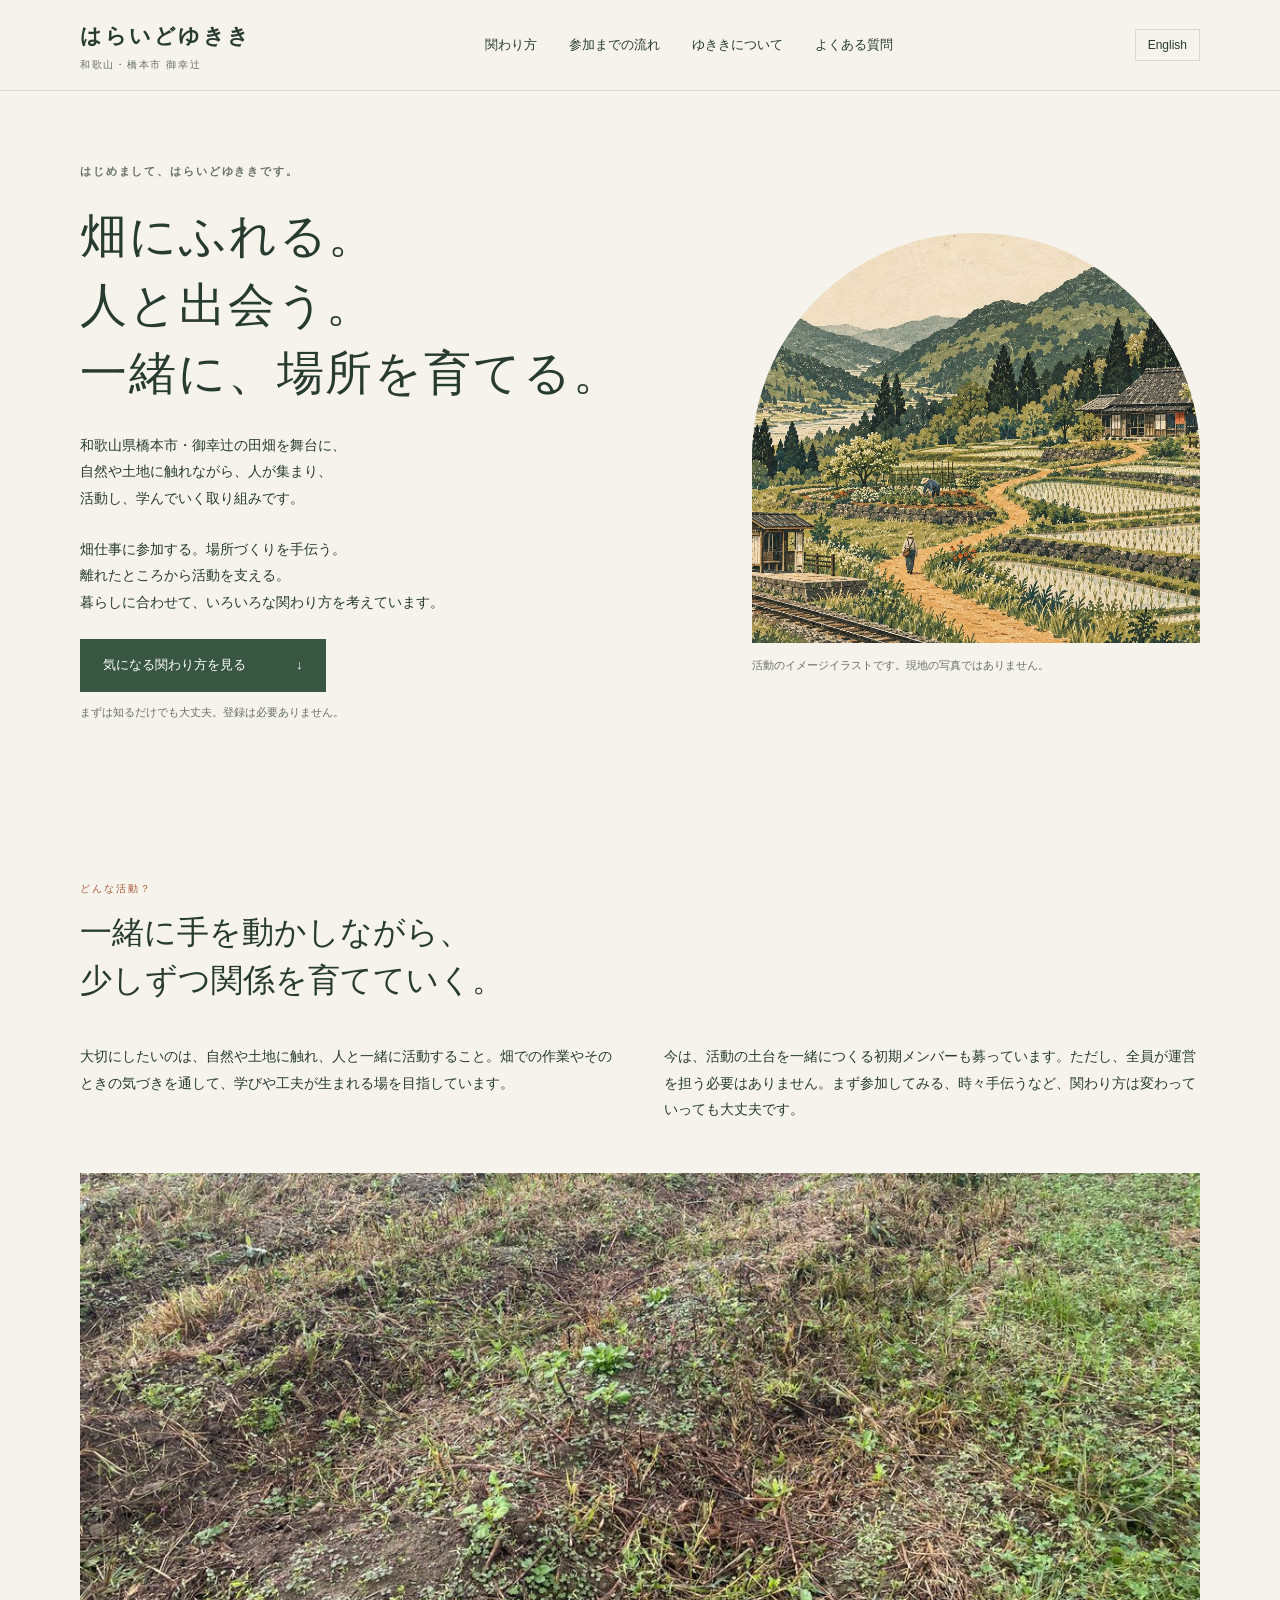
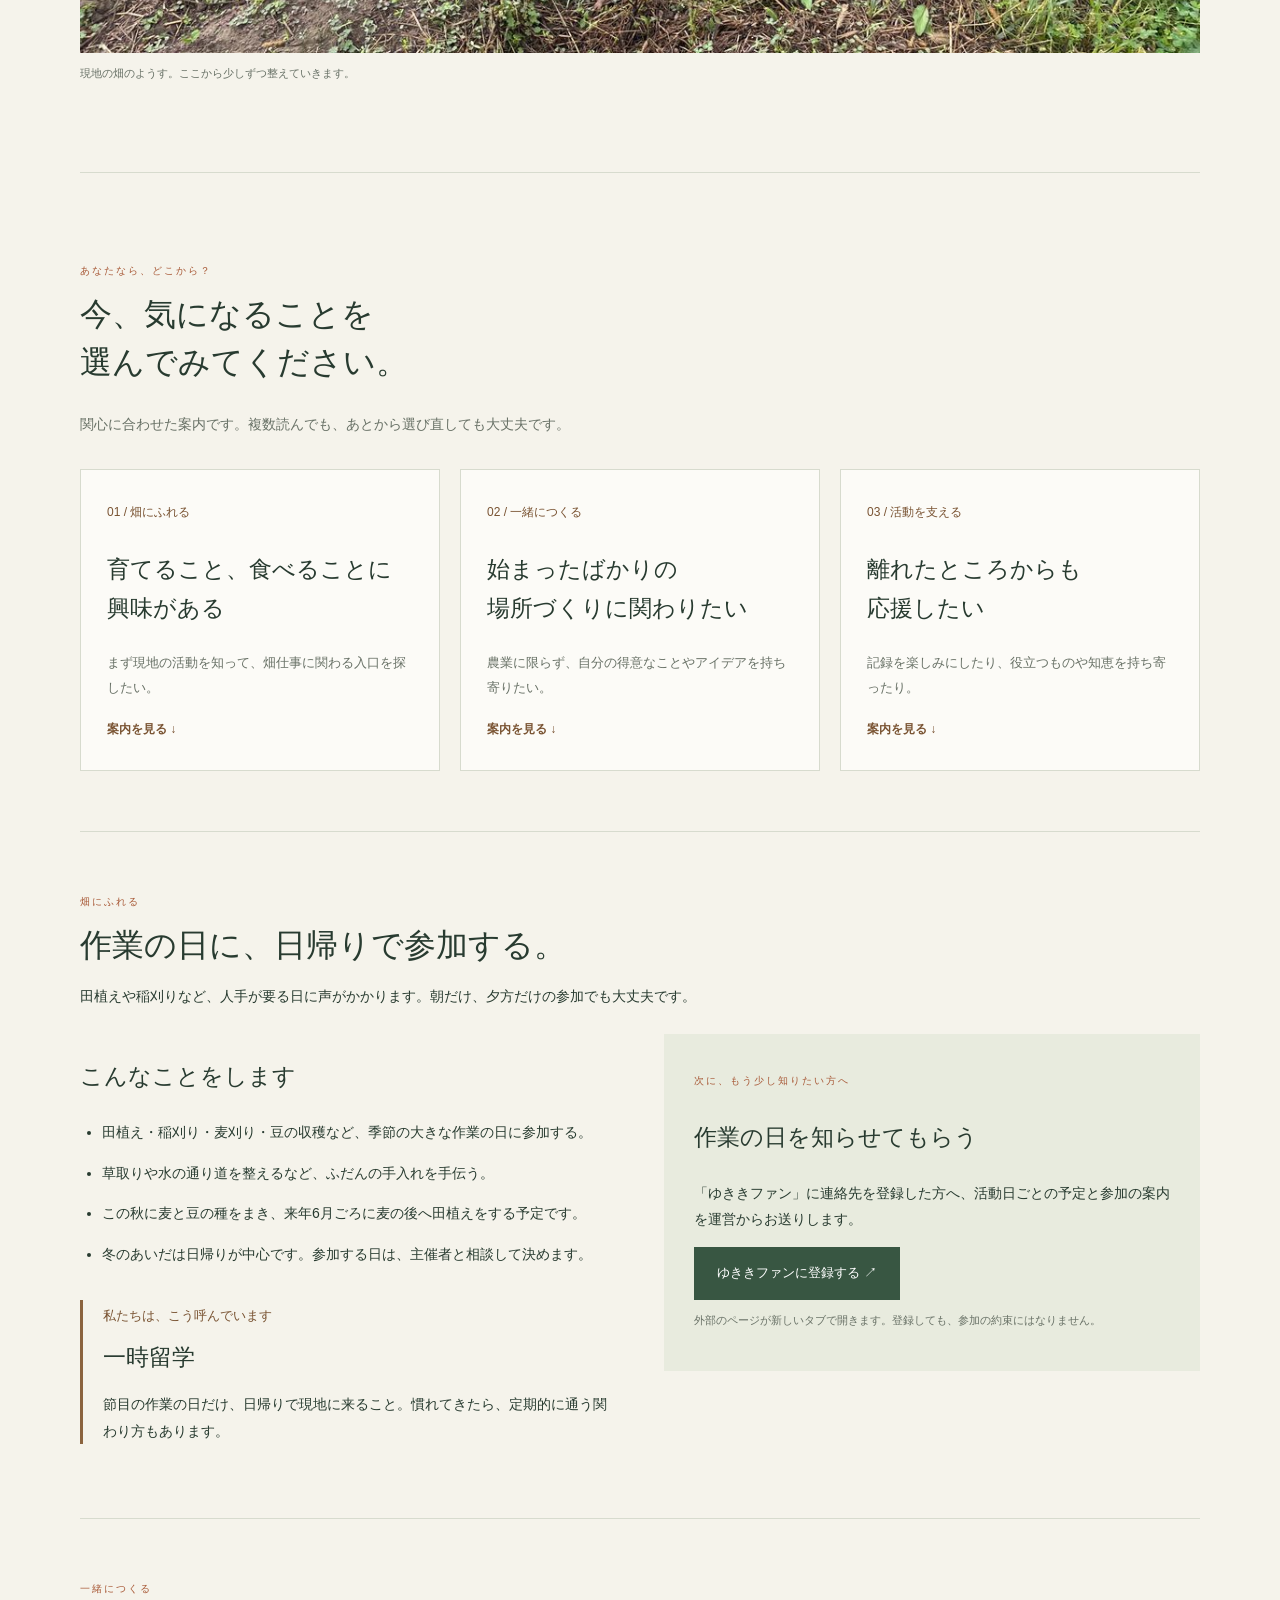
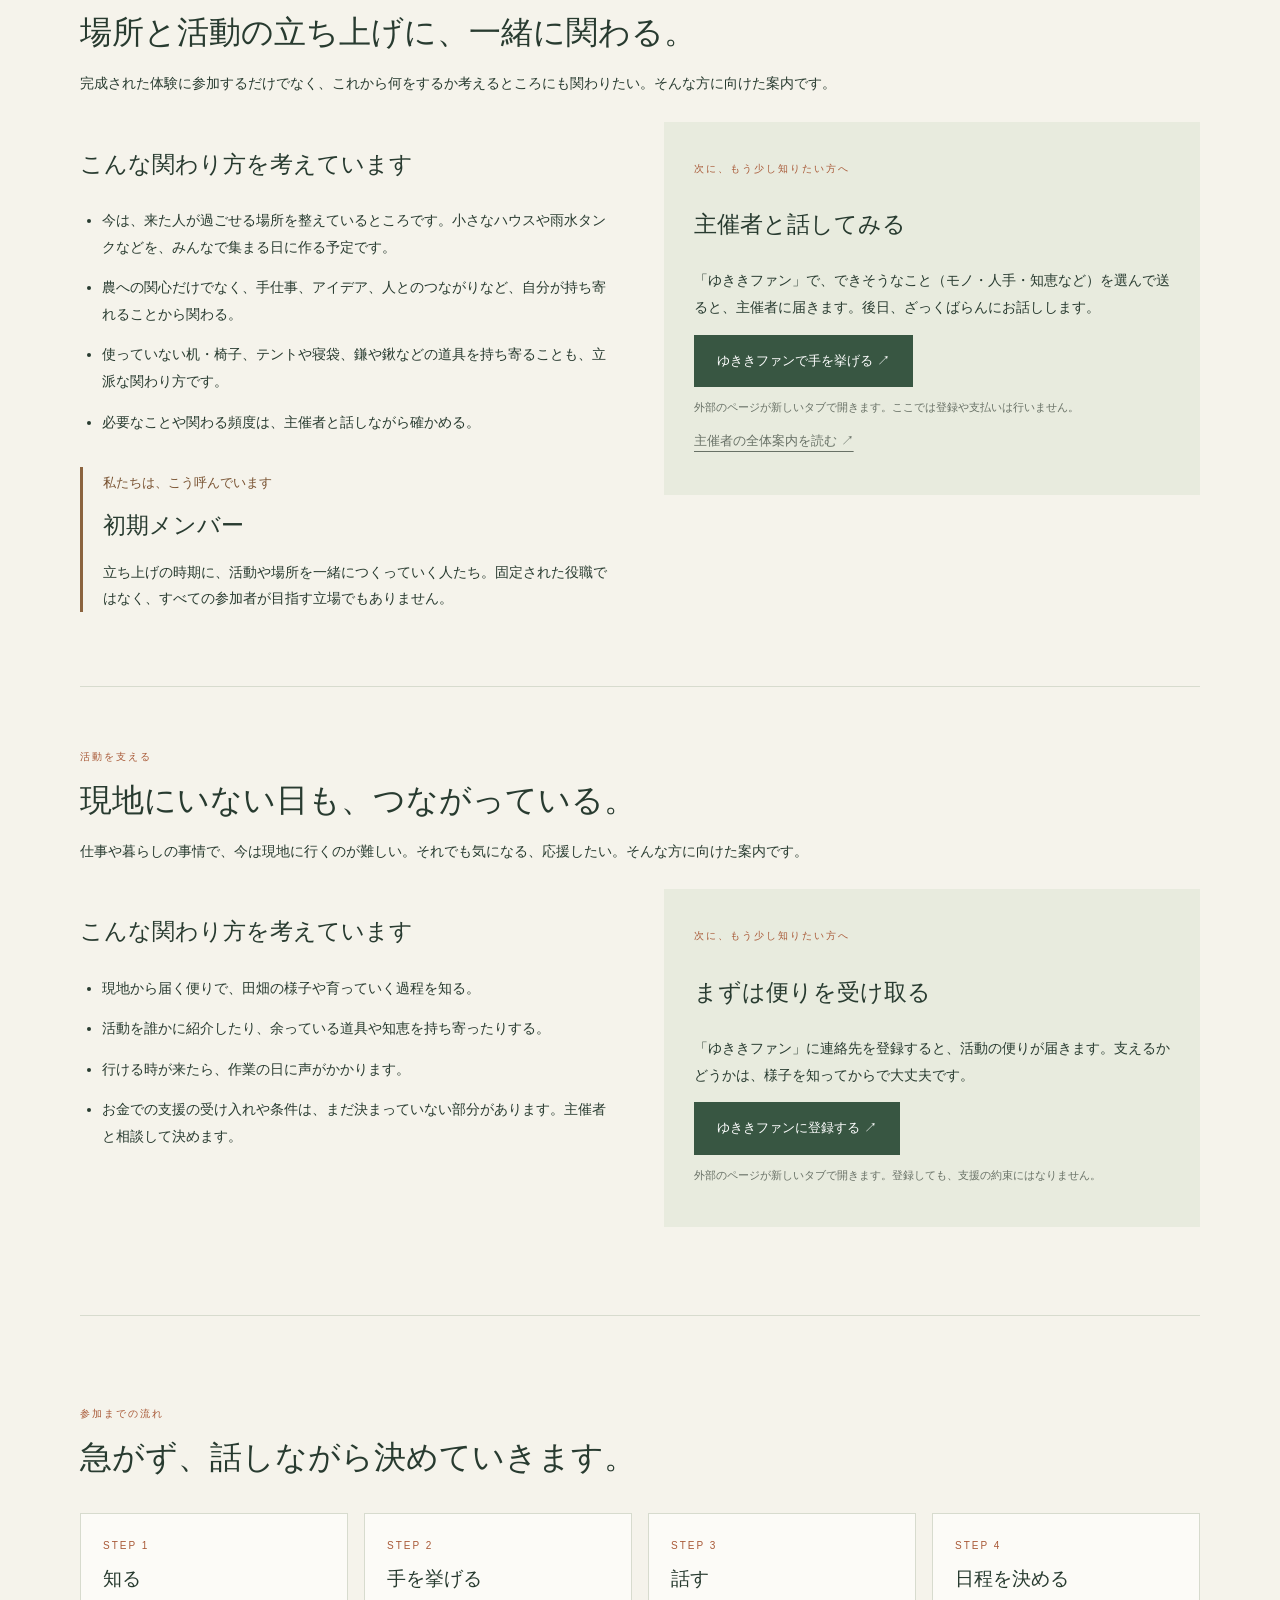
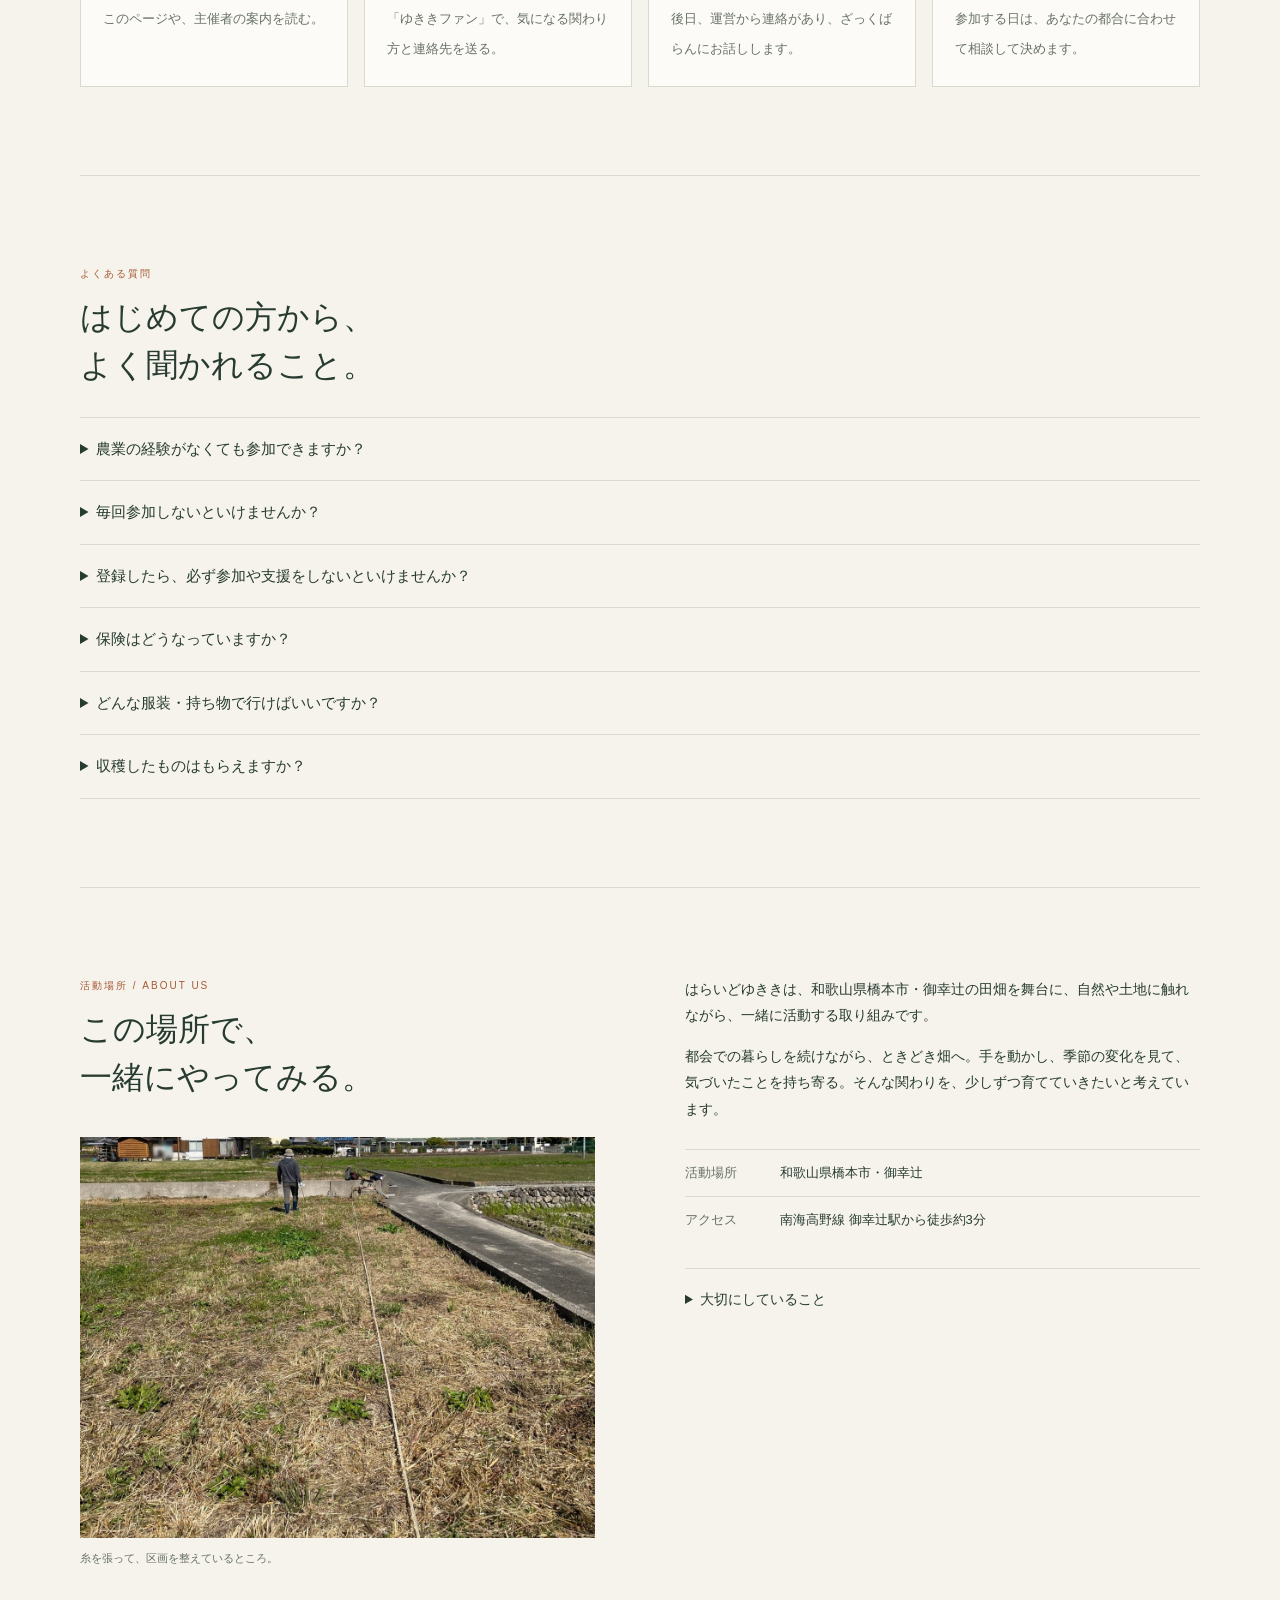
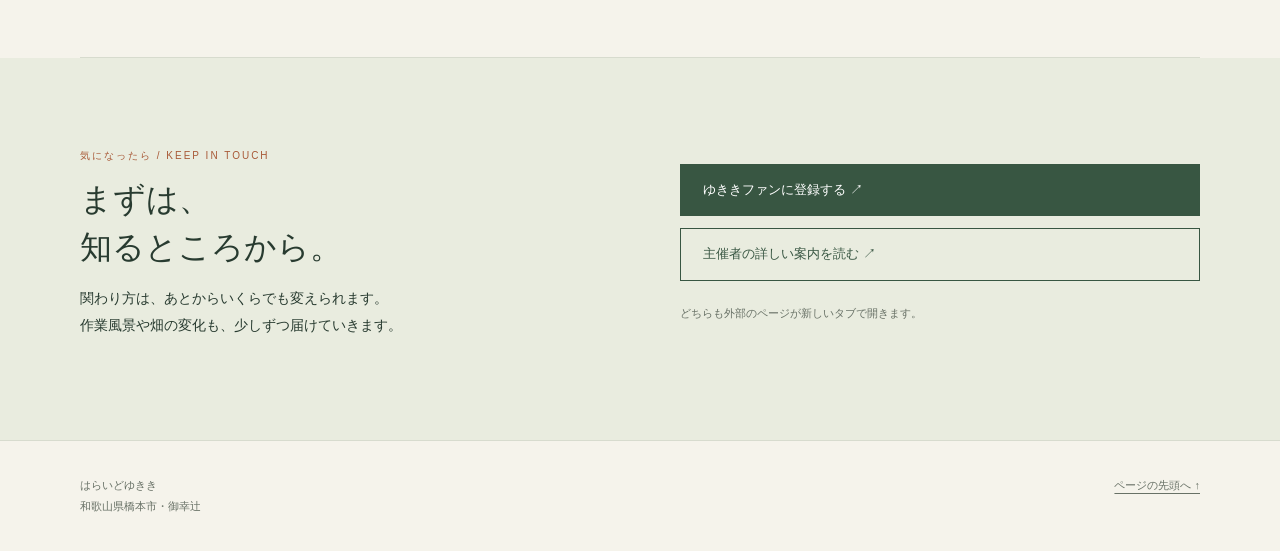
<file: public/index.html>
<!doctype html>
<html lang="ja">
<head>
<meta charset="utf-8"><meta name="viewport" content="width=device-width,initial-scale=1"><meta name="theme-color" content="#f5f3eb"><meta name="description" content="畑にふれる。人と出会う。一緒に、場所を育てる。和歌山県橋本市・御幸辻での活動と、さまざまな関わり方をご紹介します。"><title>はらいどゆきき｜御幸辻の田畑と人をつなぐ活動</title><link rel="alternate" hreflang="ja" href="./">
<link rel="alternate" hreflang="en-GB" href="en/">
<link rel="stylesheet" href="style.css"></head><body><a class="skip" href="#main">本文へ</a><header><div class="wrap nav"><a href="#" class="brand">はらいどゆきき<small>和歌山・橋本市 御幸辻</small></a><nav aria-label="メインメニュー"><a href="#involvement">関わり方</a><a href="#flow">参加までの流れ</a><a href="#about">ゆききについて</a><a href="#faq">よくある質問</a></nav><a class="lang" href="en/" hreflang="en-GB" lang="en-GB">English</a></div></header><main id="main"><div class="hero wrap"><div class="hero-top"><div><p class="eyebrow">はじめまして、はらいどゆききです。</p><h1>畑にふれる。<br>人と出会う。<br>一緒に、場所を育てる。</h1><div class="hero-copy"><p>和歌山県橋本市・御幸辻の田畑を舞台に、<br>自然や土地に触れながら、人が集まり、<br>活動し、学んでいく取り組みです。</p><p>畑仕事に参加する。場所づくりを手伝う。<br>離れたところから活動を支える。<br>暮らしに合わせて、いろいろな関わり方を考えています。</p><a class="button" href="#involvement">気になる関わり方を見る <span aria-hidden="true">↓</span></a><p class="note">まずは知るだけでも大丈夫。登録は必要ありません。</p></div></div><figure class="hero-figure"><img src="assets/countryside.jpg" alt="田畑と人を小道がつなぐ、活動のイメージイラスト" width="1200" height="800"><figcaption>活動のイメージイラストです。現地の写真ではありません。</figcaption></figure></div></div>
<section class="wrap" id="intro"><div class="number">どんな活動？</div><h2>一緒に手を動かしながら、<br>少しずつ関係を育てていく。</h2><div class="intro-columns"><p>大切にしたいのは、自然や土地に触れ、人と一緒に活動すること。畑での作業やそのときの気づきを通して、学びや工夫が生まれる場を目指しています。</p><p>今は、活動の土台を一緒につくる初期メンバーも募っています。ただし、全員が運営を担う必要はありません。まず参加してみる、時々手伝うなど、関わり方は変わっていっても大丈夫です。</p></div><figure class="field-photo"><img src="photos/field-now.jpg" alt="草を刈ったあとの、現地の畑の地面" width="1200" height="571" loading="lazy"><figcaption>現地の畑のようす。ここから少しずつ整えていきます。</figcaption></figure></section>
<section class="wrap" id="involvement"><div class="number">あなたなら、どこから？</div><h2>今、気になることを<br>選んでみてください。</h2><p class="section-note">関心に合わせた案内です。複数読んでも、あとから選び直しても大丈夫です。</p><div class="choices"><a class="choice" href="#farm"><span>01 / 畑にふれる</span><h3>育てること、食べることに<br>興味がある</h3><p>まず現地の活動を知って、畑仕事に関わる入口を探したい。</p><b>案内を見る ↓</b></a><a class="choice" href="#create"><span>02 / 一緒につくる</span><h3>始まったばかりの<br>場所づくりに関わりたい</h3><p>農業に限らず、自分の得意なことやアイデアを持ち寄りたい。</p><b>案内を見る ↓</b></a><a class="choice" href="#support"><span>03 / 活動を支える</span><h3>離れたところからも<br>応援したい</h3><p>記録を楽しみにしたり、役立つものや知恵を持ち寄ったり。</p><b>案内を見る ↓</b></a></div>
<div class="path" id="farm"><div class="number">畑にふれる</div><h2>作業の日に、日帰りで参加する。</h2><p>田植えや稲刈りなど、人手が要る日に声がかかります。朝だけ、夕方だけの参加でも大丈夫です。</p><div class="path-columns"><div><h3>こんなことをします</h3><ul><li>田植え・稲刈り・麦刈り・豆の収穫など、季節の大きな作業の日に参加する。</li><li>草取りや水の通り道を整えるなど、ふだんの手入れを手伝う。</li><li>この秋に麦と豆の種をまき、来年6月ごろに麦の後へ田植えをする予定です。</li><li>冬のあいだは日帰りが中心です。参加する日は、主催者と相談して決めます。</li></ul><blockquote><small>私たちは、こう呼んでいます</small><h3>一時留学</h3><p>節目の作業の日だけ、日帰りで現地に来ること。慣れてきたら、定期的に通う関わり方もあります。</p></blockquote></div><aside><span class="number">次に、もう少し知りたい方へ</span><h3>作業の日を知らせてもらう</h3><p>「ゆききファン」に連絡先を登録した方へ、活動日ごとの予定と参加の案内を運営からお送りします。</p><a class="button" href="https://claude.ai/artifact/B6So6ZD4TPJiREJGYdLGXW" target="_blank" rel="noopener noreferrer">ゆききファンに登録する ↗<span class="sr-only">（新しいタブ）</span></a><p class="note">外部のページが新しいタブで開きます。登録しても、参加の約束にはなりません。</p></aside></div></div>
<div class="path" id="create"><div class="number">一緒につくる</div><h2>場所と活動の立ち上げに、一緒に関わる。</h2><p>完成された体験に参加するだけでなく、これから何をするか考えるところにも関わりたい。そんな方に向けた案内です。</p><div class="path-columns"><div><h3>こんな関わり方を考えています</h3><ul><li>今は、来た人が過ごせる場所を整えているところです。小さなハウスや雨水タンクなどを、みんなで集まる日に作る予定です。</li><li>農への関心だけでなく、手仕事、アイデア、人とのつながりなど、自分が持ち寄れることから関わる。</li><li>使っていない机・椅子、テントや寝袋、鎌や鍬などの道具を持ち寄ることも、立派な関わり方です。</li><li>必要なことや関わる頻度は、主催者と話しながら確かめる。</li></ul><blockquote><small>私たちは、こう呼んでいます</small><h3>初期メンバー</h3><p>立ち上げの時期に、活動や場所を一緒につくっていく人たち。固定された役職ではなく、すべての参加者が目指す立場でもありません。</p></blockquote></div><aside><span class="number">次に、もう少し知りたい方へ</span><h3>主催者と話してみる</h3><p>「ゆききファン」で、できそうなこと（モノ・人手・知恵など）を選んで送ると、主催者に届きます。後日、ざっくばらんにお話しします。</p><a class="button" href="https://claude.ai/artifact/B6So6ZD4TPJiREJGYdLGXW" target="_blank" rel="noopener noreferrer">ゆききファンで手を挙げる ↗<span class="sr-only">（新しいタブ）</span></a><p class="note">外部のページが新しいタブで開きます。ここでは登録や支払いは行いません。</p><p class="note"><a class="inline-link" href="https://claude.ai/artifact/4QH8LJdmEHccxG7zX9aN8J" target="_blank" rel="noopener noreferrer">主催者の全体案内を読む ↗<span class="sr-only">（新しいタブ）</span></a></p></aside></div></div>
<div class="path" id="support"><div class="number">活動を支える</div><h2>現地にいない日も、つながっている。</h2><p>仕事や暮らしの事情で、今は現地に行くのが難しい。それでも気になる、応援したい。そんな方に向けた案内です。</p><div class="path-columns"><div><h3>こんな関わり方を考えています</h3><ul><li>現地から届く便りで、田畑の様子や育っていく過程を知る。</li><li>活動を誰かに紹介したり、余っている道具や知恵を持ち寄ったりする。</li><li>行ける時が来たら、作業の日に声がかかります。</li><li>お金での支援の受け入れや条件は、まだ決まっていない部分があります。主催者と相談して決めます。</li></ul></div><aside><span class="number">次に、もう少し知りたい方へ</span><h3>まずは便りを受け取る</h3><p>「ゆききファン」に連絡先を登録すると、活動の便りが届きます。支えるかどうかは、様子を知ってからで大丈夫です。</p><a class="button" href="https://claude.ai/artifact/B6So6ZD4TPJiREJGYdLGXW" target="_blank" rel="noopener noreferrer">ゆききファンに登録する ↗<span class="sr-only">（新しいタブ）</span></a><p class="note">外部のページが新しいタブで開きます。登録しても、支援の約束にはなりません。</p></aside></div></div></section>

<section class="wrap" id="flow"><div class="number">参加までの流れ</div><h2>急がず、話しながら決めていきます。</h2><ol class="steps"><li><b>知る</b><span>このページや、主催者の案内を読む。</span></li><li><b>手を挙げる</b><span>「ゆききファン」で、気になる関わり方と連絡先を送る。</span></li><li><b>話す</b><span>後日、運営から連絡があり、ざっくばらんにお話しします。</span></li><li><b>日程を決める</b><span>参加する日は、あなたの都合に合わせて相談して決めます。</span></li></ol></section><section class="wrap faq" id="faq"><div class="number">よくある質問</div><h2>はじめての方から、<br>よく聞かれること。</h2><div class="faq-list"><details><summary>農業の経験がなくても参加できますか？</summary><p>はい。経験のない方でも少しずつ慣れていけるように、と考えている活動です。作業の日は、主催者や先に関わっている人と一緒に進めます。</p></details><details><summary>毎回参加しないといけませんか？</summary><p>いいえ。行ける時に来て、行けない時は休んで大丈夫です。無理せず、自分のペースで関わってください。</p></details><details><summary>登録したら、必ず参加や支援をしないといけませんか？</summary><p>いいえ。「ゆききファン」への登録は、予定や便りを受け取るためのものです。参加や支援を約束するものではありません。</p></details><details><summary>保険はどうなっていますか？</summary><p>現時点では、各自でご用意いただく形を考えています（医療保険や個人賠償責任保険など）。詳しくは主催者にご確認ください。</p></details><details><summary>どんな服装・持ち物で行けばいいですか？</summary><p>汚れてもよい服と靴が基本です。日によって作業が変わるので、詳しい持ち物は活動日ごとの案内でお知らせします。</p></details><details><summary>収穫したものはもらえますか？</summary><p>うまく取れたら、お裾分けをする考えです。ただ、始めたばかりなので、初年度にどれくらい取れるかは正直わかりません。</p></details></div></section><section id="about" class="wrap"><div class="about-grid"><div><div class="number">活動場所 / ABOUT US</div><h2>この場所で、<br>一緒にやってみる。</h2><figure class="about-photo"><img src="photos/field-work.jpg" alt="糸を張った畑を歩く人の後ろ姿" width="1200" height="936" loading="lazy"><figcaption>糸を張って、区画を整えているところ。</figcaption></figure></div><div><p>はらいどゆききは、和歌山県橋本市・御幸辻の田畑を舞台に、自然や土地に触れながら、一緒に活動する取り組みです。</p><p>都会での暮らしを続けながら、ときどき畑へ。手を動かし、季節の変化を見て、気づいたことを持ち寄る。そんな関わりを、少しずつ育てていきたいと考えています。</p><dl class="facts"><div><dt>活動場所</dt><dd>和歌山県橋本市・御幸辻</dd></div><div><dt>アクセス</dt><dd>南海高野線 御幸辻駅から徒歩約3分</dd></div></dl><details><summary>大切にしていること</summary><p>最初から、活動のすべてを理解している必要はありません。まずは様子を知ることから。関わる深さやペースは、人それぞれでよいと考えています。</p><p>一緒に作業した経験や、試したこと、迷ったことも記録に残す。その記録が、あとから参加する人の手がかりになればと思っています。</p></details></div></div></section>
<section id="join" class="follow"><div class="wrap"><div><div class="number">気になったら / KEEP IN TOUCH</div><h2>まずは、<br>知るところから。</h2><p>関わり方は、あとからいくらでも変えられます。<br>作業風景や畑の変化も、少しずつ届けていきます。</p></div><div class="join-actions"><a class="button" href="https://claude.ai/artifact/B6So6ZD4TPJiREJGYdLGXW" target="_blank" rel="noopener noreferrer">ゆききファンに登録する ↗<span class="sr-only">（新しいタブ）</span></a><a class="button ghost" href="https://claude.ai/artifact/4QH8LJdmEHccxG7zX9aN8J" target="_blank" rel="noopener noreferrer">主催者の詳しい案内を読む ↗<span class="sr-only">（新しいタブ）</span></a><p class="note">どちらも外部のページが新しいタブで開きます。</p></div></div></section></main><footer class="wrap"><div class="footer-inner"><span>はらいどゆきき<br>和歌山県橋本市・御幸辻</span><a href="#" class="top-link">ページの先頭へ ↑</a></div></footer></body></html>
</file>
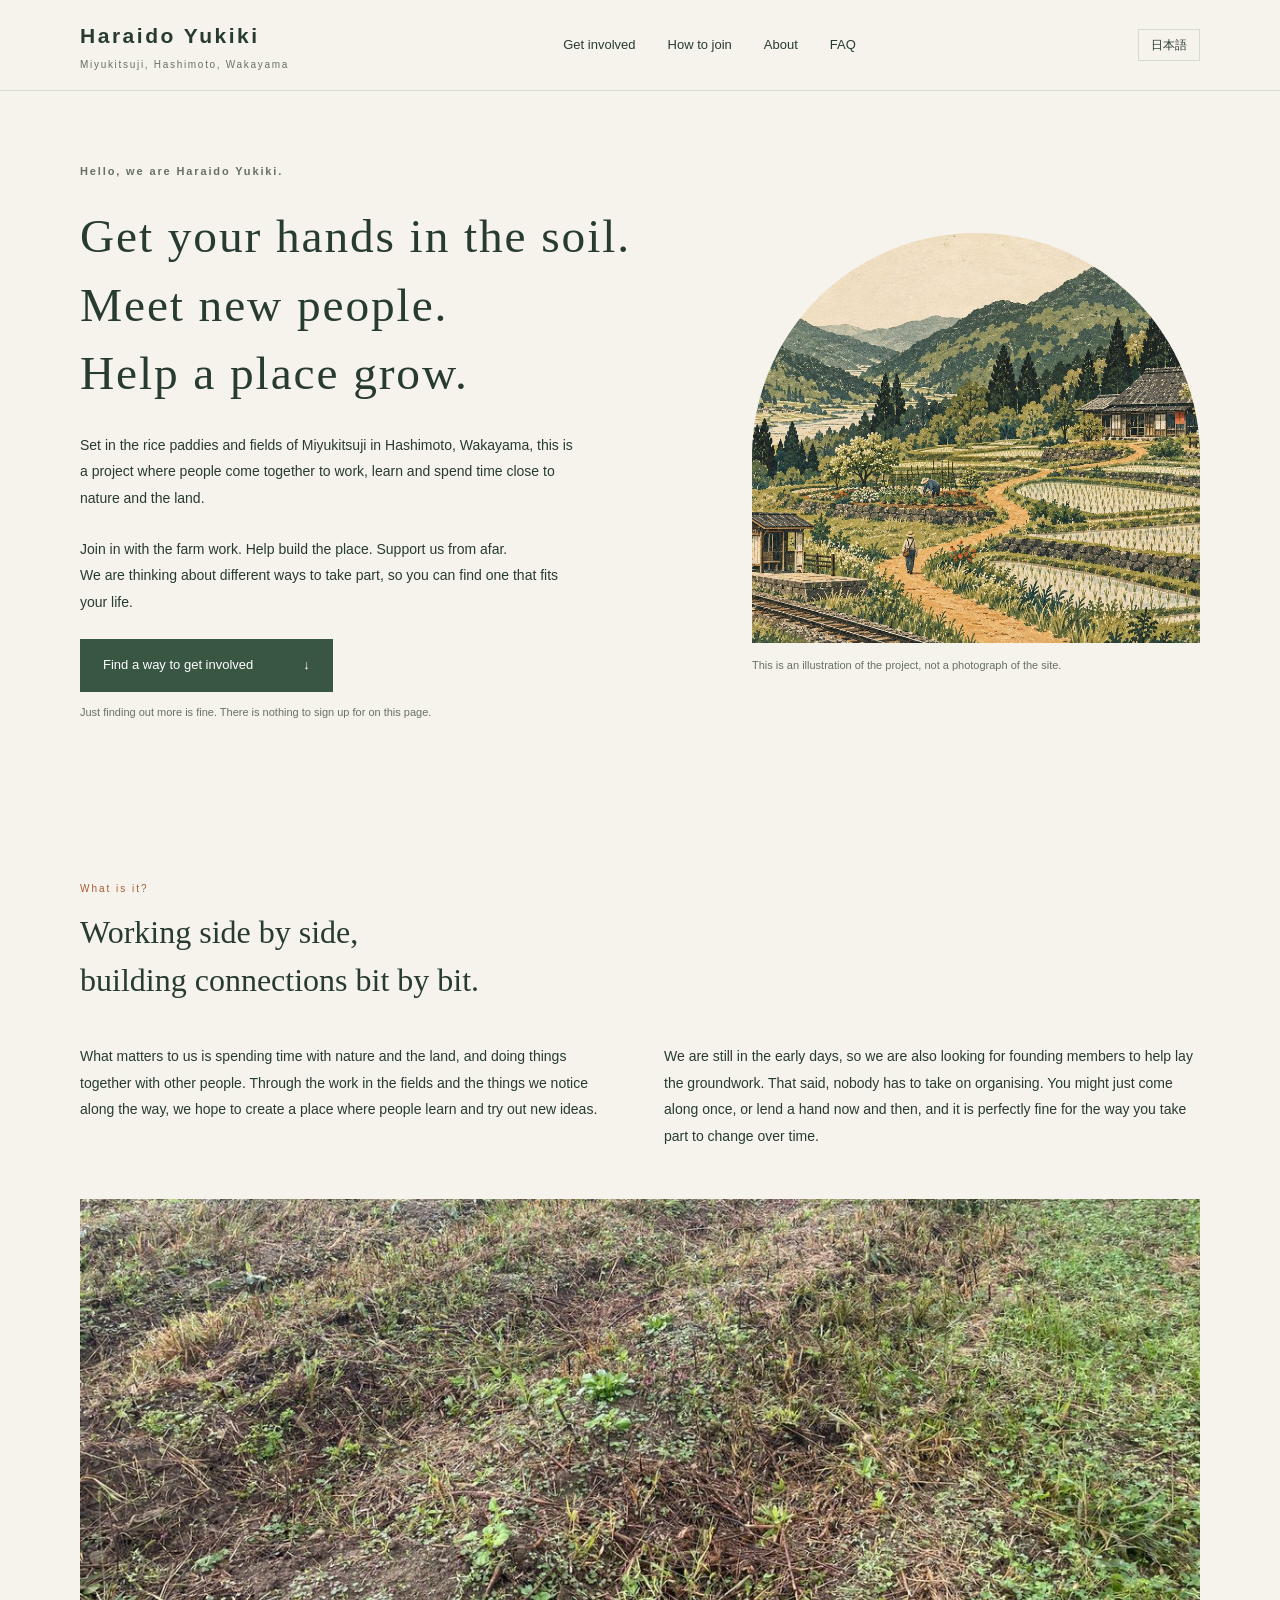
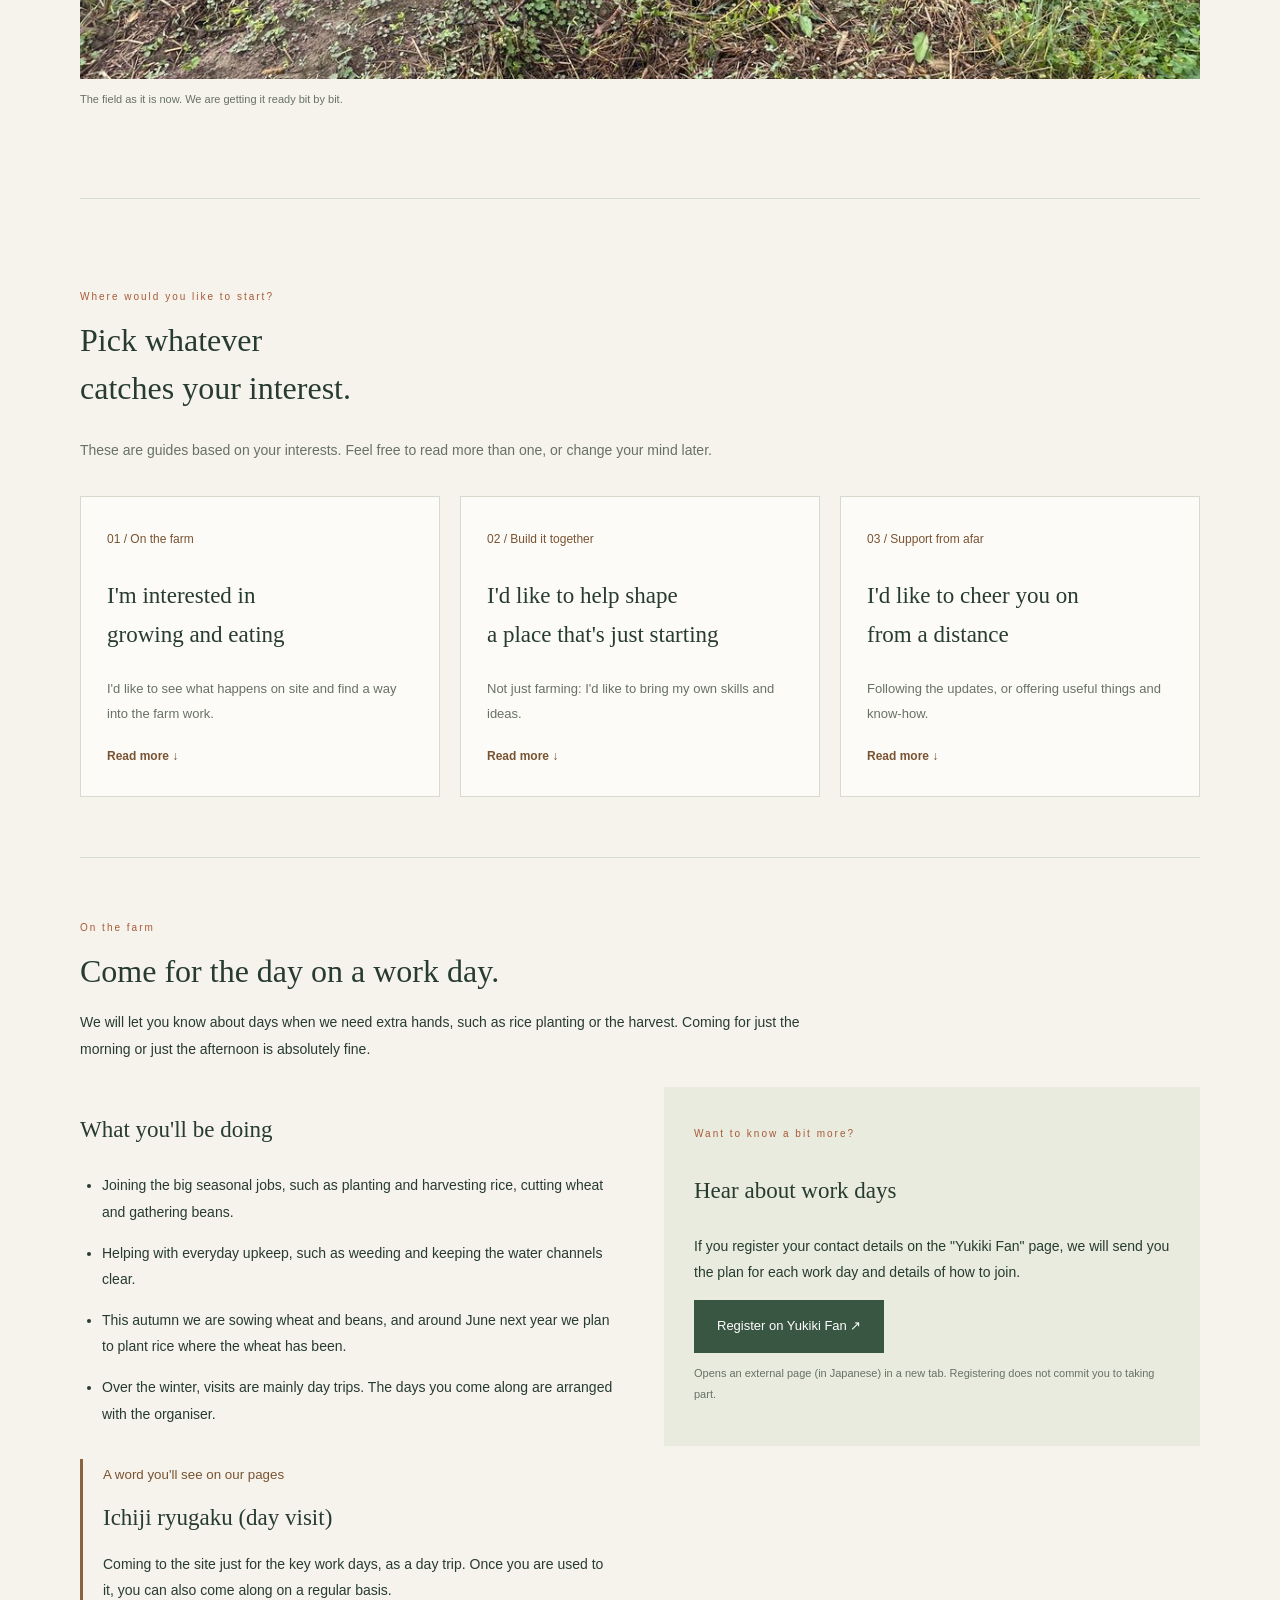
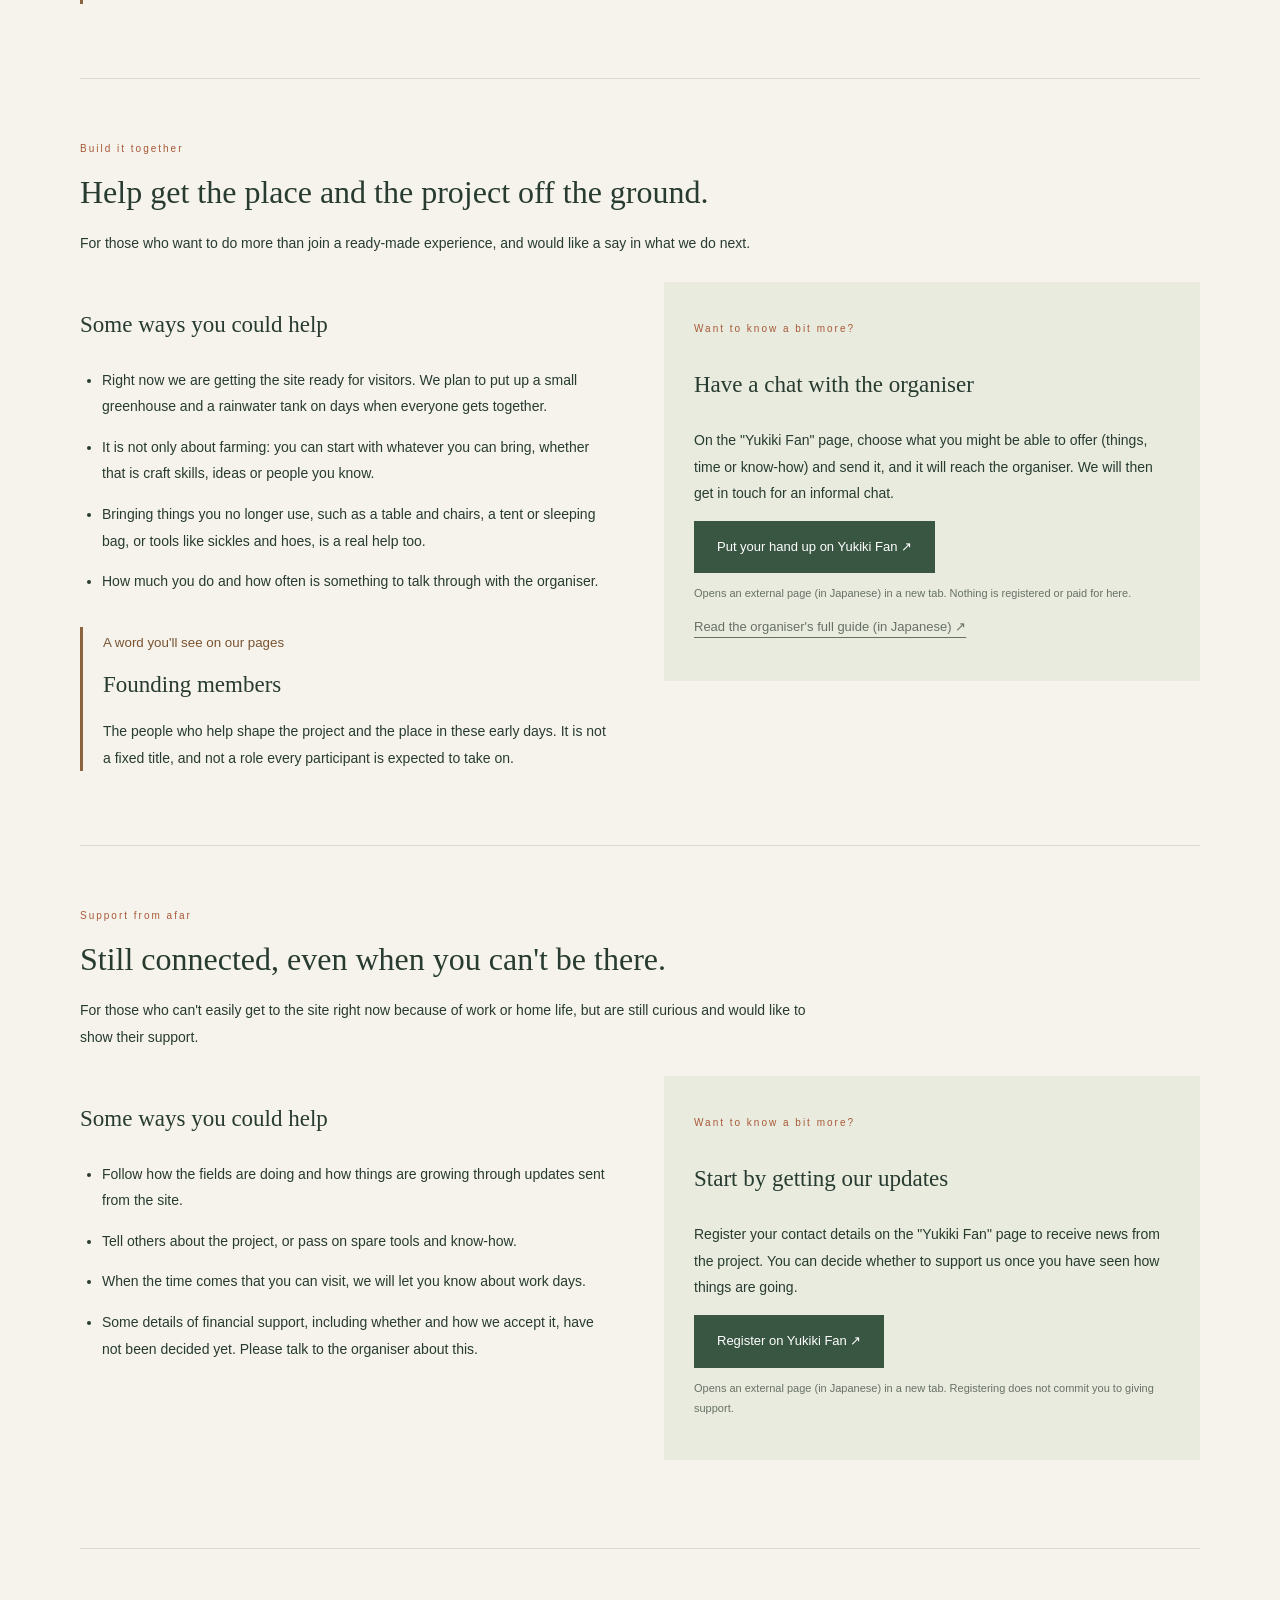
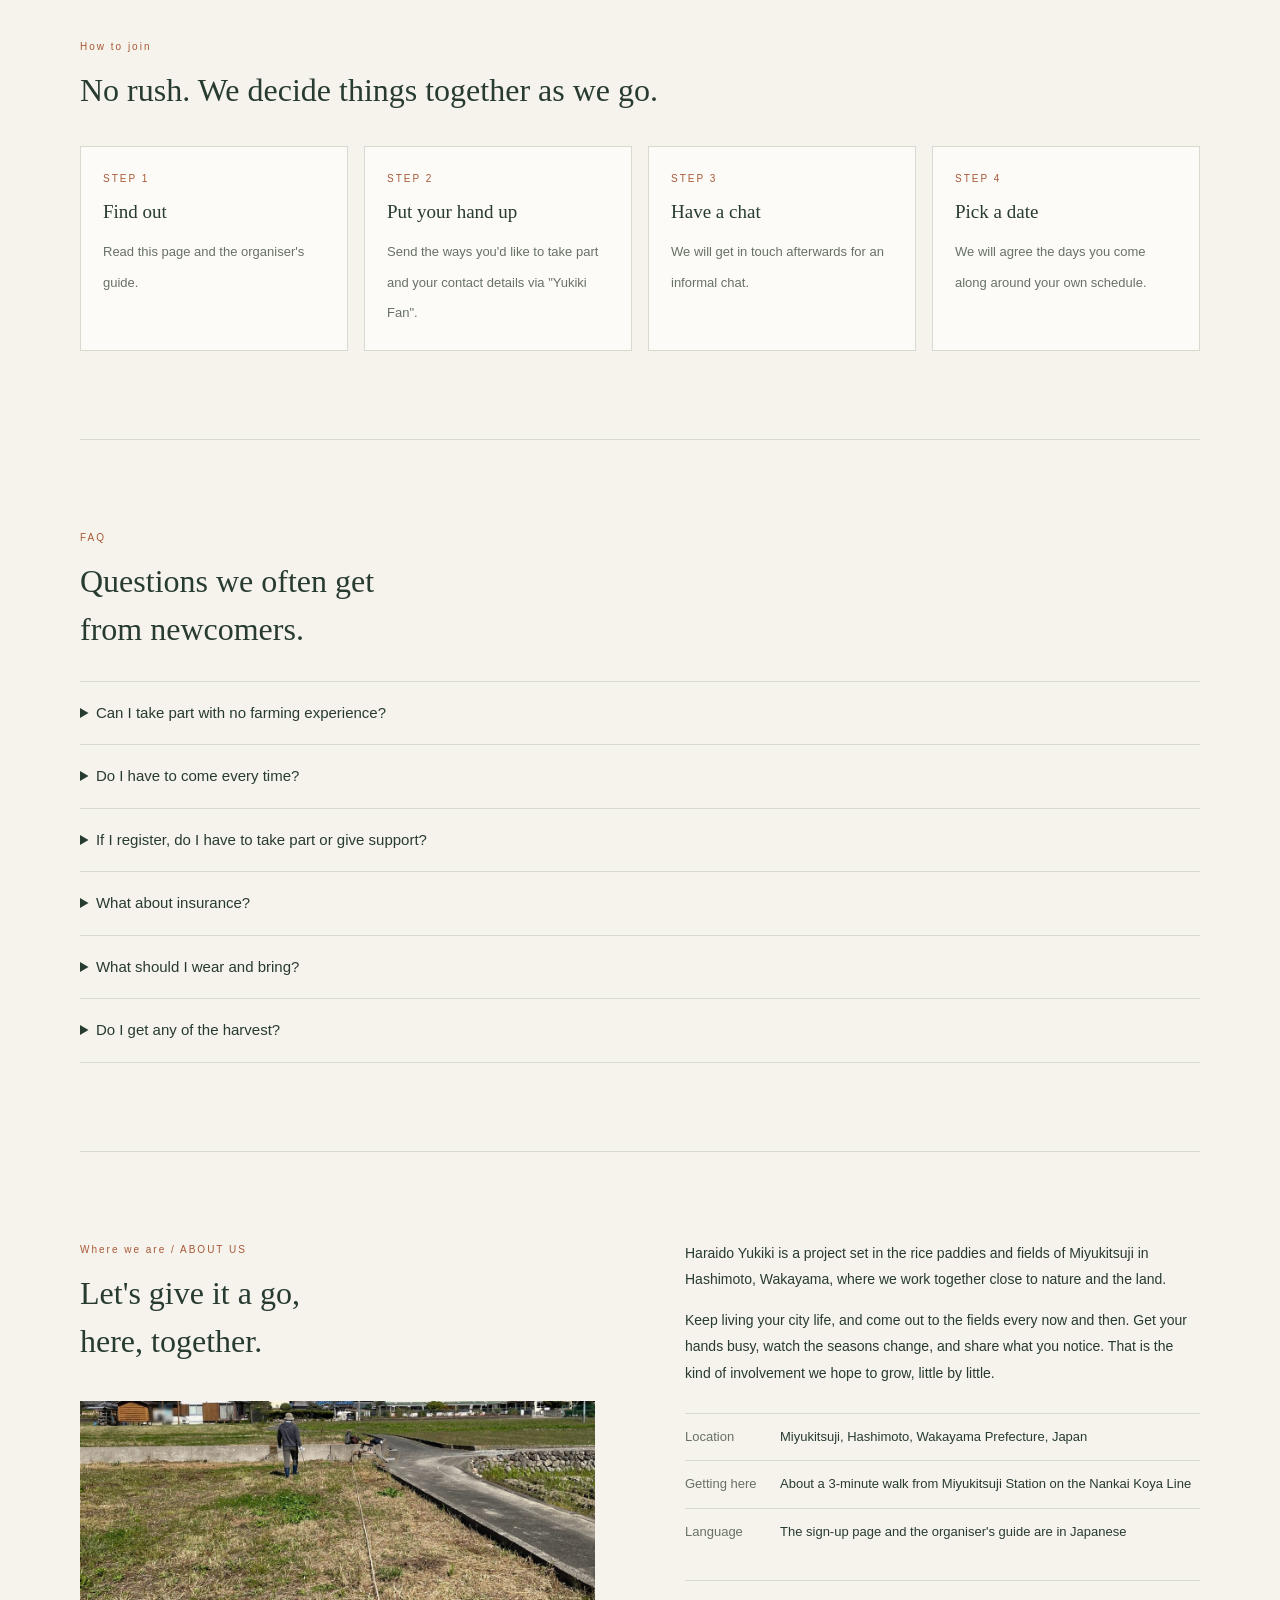
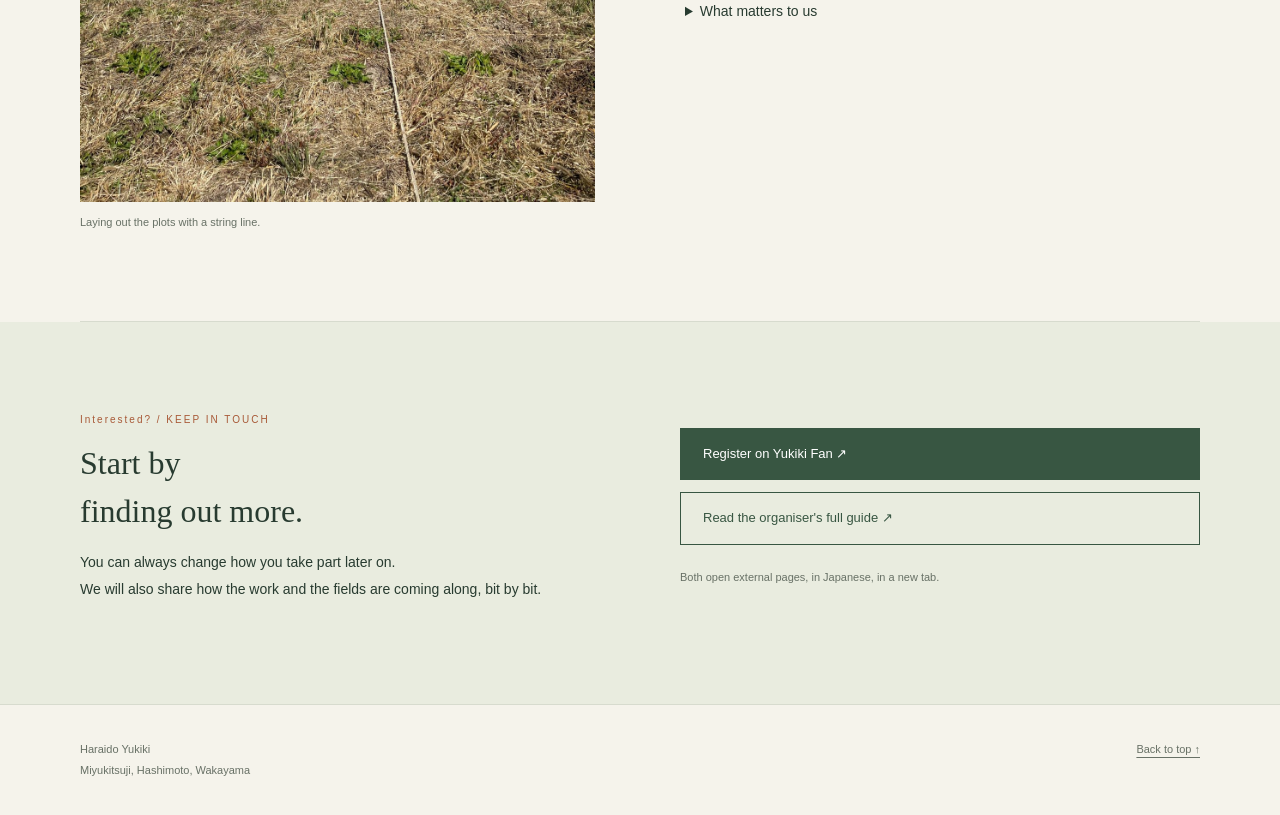
<file: public/en/index.html>
<!doctype html>
<html lang="en-GB">
<head>
<meta charset="utf-8">
<meta name="viewport" content="width=device-width,initial-scale=1">
<meta name="theme-color" content="#f5f3eb">
<meta name="description" content="Get your hands in the soil, meet new people and help a place grow. An introduction to Haraido Yukiki in Miyukitsuji, Hashimoto, Wakayama, and the different ways to get involved.">
<title>Haraido Yukiki | Connecting people with the fields of Miyukitsuji</title>
<link rel="alternate" hreflang="ja" href="../">
<link rel="alternate" hreflang="en-GB" href="./">
<link rel="stylesheet" href="../style.css">
</head>
<body><a class="skip" href="#main">Skip to content</a><header><div class="wrap nav"><a href="#" class="brand">Haraido Yukiki<small>Miyukitsuji, Hashimoto, Wakayama</small></a><nav aria-label="Main menu"><a href="#involvement">Get involved</a><a href="#flow">How to join</a><a href="#about">About</a><a href="#faq">FAQ</a></nav><a class="lang" href="../" hreflang="ja" lang="ja">日本語</a></div></header><main id="main"><div class="hero wrap"><div class="hero-top"><div><p class="eyebrow">Hello, we are Haraido Yukiki.</p><h1>Get your hands in the soil.<br>Meet new people.<br>Help a place grow.</h1><div class="hero-copy"><p>Set in the rice paddies and fields of Miyukitsuji in Hashimoto, Wakayama, this is a project where people come together to work, learn and spend time close to nature and the land.</p><p>Join in with the farm work. Help build the place. Support us from afar.<br>We are thinking about different ways to take part, so you can find one that fits your life.</p><a class="button" href="#involvement">Find a way to get involved <span aria-hidden="true">↓</span></a><p class="note">Just finding out more is fine. There is nothing to sign up for on this page.</p></div></div><figure class="hero-figure"><img src="../assets/countryside.jpg" alt="An illustration of fields and people linked by a winding path" width="1200" height="800"><figcaption>This is an illustration of the project, not a photograph of the site.</figcaption></figure></div></div>
<section class="wrap" id="intro"><div class="number">What is it?</div><h2>Working side by side,<br>building connections bit by bit.</h2><div class="intro-columns"><p>What matters to us is spending time with nature and the land, and doing things together with other people. Through the work in the fields and the things we notice along the way, we hope to create a place where people learn and try out new ideas.</p><p>We are still in the early days, so we are also looking for founding members to help lay the groundwork. That said, nobody has to take on organising. You might just come along once, or lend a hand now and then, and it is perfectly fine for the way you take part to change over time.</p></div><figure class="field-photo"><img src="../photos/field-now.jpg" alt="The ground of the field after the grass has been cut" width="1200" height="571" loading="lazy"><figcaption>The field as it is now. We are getting it ready bit by bit.</figcaption></figure></section>
<section class="wrap" id="involvement"><div class="number">Where would you like to start?</div><h2>Pick whatever<br>catches your interest.</h2><p class="section-note">These are guides based on your interests. Feel free to read more than one, or change your mind later.</p><div class="choices"><a class="choice" href="#farm"><span>01 / On the farm</span><h3>I'm interested in<br>growing and eating</h3><p>I'd like to see what happens on site and find a way into the farm work.</p><b>Read more ↓</b></a><a class="choice" href="#create"><span>02 / Build it together</span><h3>I'd like to help shape<br>a place that's just starting</h3><p>Not just farming: I'd like to bring my own skills and ideas.</p><b>Read more ↓</b></a><a class="choice" href="#support"><span>03 / Support from afar</span><h3>I'd like to cheer you on<br>from a distance</h3><p>Following the updates, or offering useful things and know-how.</p><b>Read more ↓</b></a></div>
<div class="path" id="farm"><div class="number">On the farm</div><h2>Come for the day on a work day.</h2><p>We will let you know about days when we need extra hands, such as rice planting or the harvest. Coming for just the morning or just the afternoon is absolutely fine.</p><div class="path-columns"><div><h3>What you'll be doing</h3><ul><li>Joining the big seasonal jobs, such as planting and harvesting rice, cutting wheat and gathering beans.</li><li>Helping with everyday upkeep, such as weeding and keeping the water channels clear.</li><li>This autumn we are sowing wheat and beans, and around June next year we plan to plant rice where the wheat has been.</li><li>Over the winter, visits are mainly day trips. The days you come along are arranged with the organiser.</li></ul><blockquote><small>A word you'll see on our pages</small><h3>Ichiji ryugaku (day visit)</h3><p>Coming to the site just for the key work days, as a day trip. Once you are used to it, you can also come along on a regular basis.</p></blockquote></div><aside><span class="number">Want to know a bit more?</span><h3>Hear about work days</h3><p>If you register your contact details on the "Yukiki Fan" page, we will send you the plan for each work day and details of how to join.</p><a class="button" href="https://claude.ai/artifact/B6So6ZD4TPJiREJGYdLGXW" target="_blank" rel="noopener noreferrer">Register on Yukiki Fan ↗<span class="sr-only">(opens in a new tab)</span></a><p class="note">Opens an external page (in Japanese) in a new tab. Registering does not commit you to taking part.</p></aside></div></div>
<div class="path" id="create"><div class="number">Build it together</div><h2>Help get the place and the project off the ground.</h2><p>For those who want to do more than join a ready-made experience, and would like a say in what we do next.</p><div class="path-columns"><div><h3>Some ways you could help</h3><ul><li>Right now we are getting the site ready for visitors. We plan to put up a small greenhouse and a rainwater tank on days when everyone gets together.</li><li>It is not only about farming: you can start with whatever you can bring, whether that is craft skills, ideas or people you know.</li><li>Bringing things you no longer use, such as a table and chairs, a tent or sleeping bag, or tools like sickles and hoes, is a real help too.</li><li>How much you do and how often is something to talk through with the organiser.</li></ul><blockquote><small>A word you'll see on our pages</small><h3>Founding members</h3><p>The people who help shape the project and the place in these early days. It is not a fixed title, and not a role every participant is expected to take on.</p></blockquote></div><aside><span class="number">Want to know a bit more?</span><h3>Have a chat with the organiser</h3><p>On the "Yukiki Fan" page, choose what you might be able to offer (things, time or know-how) and send it, and it will reach the organiser. We will then get in touch for an informal chat.</p><a class="button" href="https://claude.ai/artifact/B6So6ZD4TPJiREJGYdLGXW" target="_blank" rel="noopener noreferrer">Put your hand up on Yukiki Fan ↗<span class="sr-only">(opens in a new tab)</span></a><p class="note">Opens an external page (in Japanese) in a new tab. Nothing is registered or paid for here.</p><p class="note"><a class="inline-link" href="https://claude.ai/artifact/4QH8LJdmEHccxG7zX9aN8J" target="_blank" rel="noopener noreferrer">Read the organiser's full guide (in Japanese) ↗<span class="sr-only">(opens in a new tab)</span></a></p></aside></div></div>
<div class="path" id="support"><div class="number">Support from afar</div><h2>Still connected, even when you can't be there.</h2><p>For those who can't easily get to the site right now because of work or home life, but are still curious and would like to show their support.</p><div class="path-columns"><div><h3>Some ways you could help</h3><ul><li>Follow how the fields are doing and how things are growing through updates sent from the site.</li><li>Tell others about the project, or pass on spare tools and know-how.</li><li>When the time comes that you can visit, we will let you know about work days.</li><li>Some details of financial support, including whether and how we accept it, have not been decided yet. Please talk to the organiser about this.</li></ul></div><aside><span class="number">Want to know a bit more?</span><h3>Start by getting our updates</h3><p>Register your contact details on the "Yukiki Fan" page to receive news from the project. You can decide whether to support us once you have seen how things are going.</p><a class="button" href="https://claude.ai/artifact/B6So6ZD4TPJiREJGYdLGXW" target="_blank" rel="noopener noreferrer">Register on Yukiki Fan ↗<span class="sr-only">(opens in a new tab)</span></a><p class="note">Opens an external page (in Japanese) in a new tab. Registering does not commit you to giving support.</p></aside></div></div></section>
<section class="wrap" id="flow"><div class="number">How to join</div><h2>No rush. We decide things together as we go.</h2><ol class="steps"><li><b>Find out</b><span>Read this page and the organiser's guide.</span></li><li><b>Put your hand up</b><span>Send the ways you'd like to take part and your contact details via "Yukiki Fan".</span></li><li><b>Have a chat</b><span>We will get in touch afterwards for an informal chat.</span></li><li><b>Pick a date</b><span>We will agree the days you come along around your own schedule.</span></li></ol></section>
<section class="wrap faq" id="faq"><div class="number">FAQ</div><h2>Questions we often get<br>from newcomers.</h2><div class="faq-list"><details><summary>Can I take part with no farming experience?</summary><p>Yes. The project is designed so that people without experience can get used to things gradually. On work days, you will be working alongside the organiser and people who have been involved for a while.</p></details><details><summary>Do I have to come every time?</summary><p>No. Come when you can, and take a break when you can't. Please take part at your own pace.</p></details><details><summary>If I register, do I have to take part or give support?</summary><p>No. Registering on "Yukiki Fan" is just so that you receive plans and updates. It does not commit you to taking part or giving support.</p></details><details><summary>What about insurance?</summary><p>For now, we expect everyone to arrange their own cover (for example, health insurance and personal liability insurance). Please check the details with the organiser.</p></details><details><summary>What should I wear and bring?</summary><p>Clothes and shoes you don't mind getting dirty are the basics. The work varies from day to day, so we will let you know what to bring in the details for each work day.</p></details><details><summary>Do I get any of the harvest?</summary><p>If things grow well, we plan to share some of the harvest. To be honest, though, as we are only just starting, we don't yet know how much we will get in the first year.</p></details></div></section>
<section id="about" class="wrap"><div class="about-grid"><div><div class="number">Where we are / ABOUT US</div><h2>Let's give it a go,<br>here, together.</h2><figure class="about-photo"><img src="../photos/field-work.jpg" alt="A person seen from behind walking along a string line across the field" width="1200" height="936" loading="lazy"><figcaption>Laying out the plots with a string line.</figcaption></figure></div><div><p>Haraido Yukiki is a project set in the rice paddies and fields of Miyukitsuji in Hashimoto, Wakayama, where we work together close to nature and the land.</p><p>Keep living your city life, and come out to the fields every now and then. Get your hands busy, watch the seasons change, and share what you notice. That is the kind of involvement we hope to grow, little by little.</p><dl class="facts"><div><dt>Location</dt><dd>Miyukitsuji, Hashimoto, Wakayama Prefecture, Japan</dd></div><div><dt>Getting here</dt><dd>About a 3-minute walk from Miyukitsuji Station on the Nankai Koya Line</dd></div><div><dt>Language</dt><dd>The sign-up page and the organiser's guide are in Japanese</dd></div></dl><details><summary>What matters to us</summary><p>You don't need to understand everything about the project from day one. Start by seeing what it is like. How deeply you get involved, and at what pace, is up to you.</p><p>We keep a record of the work we do together, the things we try and the things we are unsure about. We hope these records will help the people who join after us.</p></details></div></div></section>
<section id="join" class="follow"><div class="wrap"><div><div class="number">Interested? / KEEP IN TOUCH</div><h2>Start by<br>finding out more.</h2><p>You can always change how you take part later on.<br>We will also share how the work and the fields are coming along, bit by bit.</p></div><div class="join-actions"><a class="button" href="https://claude.ai/artifact/B6So6ZD4TPJiREJGYdLGXW" target="_blank" rel="noopener noreferrer">Register on Yukiki Fan ↗<span class="sr-only">(opens in a new tab)</span></a><a class="button ghost" href="https://claude.ai/artifact/4QH8LJdmEHccxG7zX9aN8J" target="_blank" rel="noopener noreferrer">Read the organiser's full guide ↗<span class="sr-only">(opens in a new tab)</span></a><p class="note">Both open external pages, in Japanese, in a new tab.</p></div></div></section></main><footer class="wrap"><div class="footer-inner"><span>Haraido Yukiki<br>Miyukitsuji, Hashimoto, Wakayama</span><a href="#" class="top-link">Back to top ↑</a></div></footer></body>
</html>
</file>
<file: public/style.css>
/* はらいどゆきき 入口ページ（はじめての方へ）。CSP の都合でインライン style は使わない */
:root{--paper:#f5f3eb;--ink:#283b30;--muted:#687166;--line:#d7dbce;--green:#385642;--accent:#a85937}*{box-sizing:border-box}html{scroll-behavior:smooth;scroll-padding-top:90px}body{margin:0;background:var(--paper);color:var(--ink);font-family:"Hiragino Kaku Gothic ProN","Yu Gothic",sans-serif;line-height:1.9}a{color:inherit;text-decoration:none}button{font:inherit}a:focus-visible,button:focus-visible,summary:focus-visible{outline:3px solid var(--accent);outline-offset:5px}.skip{position:absolute;left:20px;top:-80px;background:white;z-index:20}.skip:focus{top:10px}.wrap{width:min(1120px,calc(100% - 64px));margin:auto}header{border-bottom:1px solid var(--line)}.nav{min-height:90px;display:flex;align-items:center;justify-content:space-between;gap:24px}.brand{font-size:21px;font-weight:700;letter-spacing:.12em}.brand small{display:block;font-size:10px;letter-spacing:.17em;font-weight:400;color:var(--muted)}nav{display:flex;gap:32px;font-size:13px}.hero{padding:70px 0 0}.eyebrow{font-size:11px;letter-spacing:.17em;font-weight:700;color:var(--muted);margin:0 0 20px}.hero-top{display:flex;justify-content:space-between;align-items:end;gap:40px;margin-bottom:44px}h1{font-size:clamp(35px,4.8vw,62px);line-height:1.45;letter-spacing:.04em;font-weight:500;margin:0;font-family:"Yu Mincho","Hiragino Mincho ProN",serif}.hero-copy{max-width:365px;font-size:14px}.hero-copy p{margin:0 0 24px}.button{display:inline-flex;align-items:center;justify-content:space-between;gap:50px;padding:13px 22px;background:var(--green);color:white;font-size:13px;border:1px solid var(--green)}.button:hover{background:#253e2d}.photo-slot{background:#e4e7db;min-height:370px;display:grid;place-items:center;position:relative;overflow:hidden;border:1px solid #d2d7c7}.slot-inner{text-align:center;position:relative;padding:45px}.slot-inner .frame{display:block;width:48px;height:35px;border:1px solid #89967c;margin:0 auto 20px;position:relative}.frame:before{content:"";width:13px;height:13px;position:absolute;border:1px solid #89967c;border-radius:50%;top:5px;right:6px}.slot-inner strong{display:block;font-size:15px;font-weight:500;letter-spacing:.08em}.slot-inner p{font-size:12px;color:var(--muted);margin:7px 0}.slot-label{position:absolute;left:22px;bottom:16px;font-size:10px;letter-spacing:.12em;color:var(--muted)}.hero-foot{display:flex;justify-content:space-between;padding:14px 0;font-size:11px;color:var(--muted)}section{padding:88px 0;border-bottom:1px solid var(--line)}.section-head{display:flex;align-items:end;justify-content:space-between;margin-bottom:35px;gap:25px}.number{font-size:10px;letter-spacing:.2em;color:var(--accent);margin-bottom:10px}h2{font-family:"Yu Mincho","Hiragino Mincho ProN",serif;font-weight:500;font-size:32px;line-height:1.5;margin:0}.section-head p{font-size:13px;color:var(--muted);max-width:400px;margin:0}.record-empty{border-top:1px solid var(--line);border-bottom:1px solid var(--line);padding:38px 0;display:grid;grid-template-columns:1fr 2fr;gap:35px}.record-empty h3{font-size:20px;font-weight:500;margin:0 0 12px}.record-empty p{font-size:14px;margin:0;color:var(--muted)}.status{font-size:11px;color:var(--accent);letter-spacing:.06em}.tags{display:flex;gap:10px;flex-wrap:wrap;margin-top:22px}.tags span{font-size:11px;border:1px solid var(--line);padding:3px 12px}.about-grid{display:grid;grid-template-columns:1fr 1fr;gap:90px}.about-grid p{font-size:14px;margin-top:0}.facts{margin:26px 0 0}.facts div{display:grid;grid-template-columns:95px 1fr;border-top:1px solid var(--line);padding:11px 0;font-size:13px}.facts dt{color:var(--muted)}.facts dd{margin:0}.small-slot{min-height:230px;margin-top:28px}.small-slot .slot-inner{padding:25px}.note{font-size:11px!important;color:var(--muted);margin-top:10px!important}details{border-top:1px solid var(--line);margin-top:24px}summary{cursor:pointer;padding:17px 0;font-size:14px}details p{color:var(--muted)}.follow{background:#e9ecdf}.follow .wrap{display:grid;grid-template-columns:1fr 1fr;gap:80px}.follow p{font-size:14px}.socials{border-top:1px solid #cbd2c1;margin-top:28px}.social{display:flex;justify-content:space-between;gap:15px;border-bottom:1px solid #cbd2c1;padding:15px 0}.social strong{font-weight:500;font-size:18px}.social span{font-size:11px;color:var(--muted);align-self:center}.contact{padding-top:20px}.contact h3{font-size:15px;font-weight:500;margin:0}.contact p{font-size:13px;color:var(--muted)}footer{padding:34px 0}.footer-inner{display:flex;justify-content:space-between;font-size:11px;color:var(--muted)}.draft{font-size:11px;background:#eee4d2;color:#785737;padding:7px 16px;text-align:center}.top-link{text-decoration:underline;text-underline-offset:4px}@media(max-width:700px){.wrap{width:calc(100% - 40px)}.nav{min-height:78px}.brand{font-size:17px}nav{gap:16px;font-size:11px}nav a:last-child{display:none}.hero{padding-top:42px}.hero-top{display:block;margin-bottom:30px}h1{font-size:37px}.hero-copy{margin-top:25px;max-width:none}.hero-copy p{font-size:13px}.button{width:100%}.photo-slot{min-height:260px}.slot-inner{padding:25px}.hero-foot{font-size:9px;gap:12px}section{padding:56px 0}.section-head{display:block}.section-head p{margin-top:15px}h2{font-size:28px}.record-empty{grid-template-columns:1fr;gap:15px;padding:25px 0}.about-grid,.follow .wrap{grid-template-columns:1fr;gap:28px}.small-slot{min-height:200px}.follow .wrap{gap:12px}.footer-inner{gap:20px;align-items:start}.footer-inner span{max-width:210px}.draft{font-size:10px}}@media(prefers-reduced-motion:reduce){html{scroll-behavior:auto}}

.hero-top{align-items:center}.hero-copy{max-width:500px;margin-top:24px}h1{font-size:clamp(31px,3.7vw,48px)}.hero-figure{margin:0;width:40%;flex-shrink:0}.hero-figure img{display:block;width:100%;height:410px;object-fit:cover;border-radius:240px 240px 0 0}.hero-figure figcaption{font-size:11px;color:var(--muted);margin-top:12px}.intro-columns,.path-columns{display:grid;grid-template-columns:1fr 1fr;gap:48px;margin-top:25px}.intro-columns p,.section-note,.path p,.path li{font-size:14px}.section-note{color:var(--muted);margin:25px 0 32px}.choices{display:grid;grid-template-columns:repeat(3,1fr);gap:20px}.choice{display:block;padding:26px;border:1px solid var(--line);background:#fcfbf7;transition:background .15s}.choice:hover{background:#e8ecdf}.choice span,.choice b{font-size:12px;color:#795332}.choice h3,.path h3{font-family:"Yu Mincho",serif;font-weight:500;font-size:23px;line-height:1.7}.choice p{font-size:13px;color:var(--muted)}.path{padding-top:60px;margin-top:60px;border-top:1px solid var(--line)}.path>p{max-width:760px}.path li{margin-bottom:14px}.path ul{padding-left:22px}.path aside{background:#e8ebde;padding:30px;align-self:start}.path aside .button{gap:15px}.inline-link{text-decoration:underline;text-underline-offset:6px;font-size:13px}blockquote{margin:32px 0 0;padding:0 0 0 20px;border-left:3px solid #8b633e}blockquote small{color:#795332}blockquote h3{margin:8px 0}.sr-only{position:absolute;width:1px;height:1px;overflow:hidden;clip-path:inset(50%)}@media(max-width:700px){.hero-figure{width:100%;margin-top:28px}.hero-figure img{height:260px;border-radius:140px 140px 0 0}.intro-columns,.path-columns,.choices{grid-template-columns:1fr;gap:18px}.path{padding-top:35px;margin-top:35px}.choice{padding:22px}.choice h3{margin:12px 0}.path aside{padding:22px}h1{font-size:32px}nav a:nth-child(3){display:none}}
.steps{list-style:none;padding:0;margin:32px 0 0;display:grid;grid-template-columns:repeat(4,1fr);gap:16px;counter-reset:s}.steps li{background:#fcfbf7;border:1px solid var(--line);padding:22px;counter-increment:s}.steps li:before{content:"STEP " counter(s);display:block;font-size:10px;letter-spacing:.2em;color:var(--accent);margin-bottom:6px}.steps b{display:block;font-family:"Yu Mincho","Hiragino Mincho ProN",serif;font-weight:500;font-size:19px;margin-bottom:6px}.steps span{font-size:13px;color:var(--muted)}.faq-list{margin-top:28px;border-bottom:1px solid var(--line)}.faq details{margin-top:0}.faq summary{font-size:15px;font-weight:500}.faq details p{font-size:14px;margin:0 0 18px}.join-actions{display:flex;flex-direction:column;gap:12px;align-self:center}.join-actions .button{justify-content:space-between}.button.ghost{background:transparent;color:var(--green)}.button.ghost:hover{background:#dfe4d4}@media(max-width:700px){.steps{grid-template-columns:1fr}}
/* 言語切り替え（日本語 / English） */
.lang{font-size:12px;border:1px solid var(--line);padding:4px 12px;margin-left:8px;white-space:nowrap}.lang:hover{background:#e8ecdf}
/* スマホでは見出しメニューを隠し、ロゴと言語切り替えだけにする（ヘッダーが折り返すため） */
@media(max-width:700px){.nav{gap:12px}nav{display:none}.brand{white-space:nowrap}.lang{font-size:11px;padding:3px 8px;margin-left:0}}
/* 「一緒に、場所を育てる。」が狭い画面で1文字だけ折り返すのを防ぐ */
@media(max-width:420px){h1{font-size:29px}}
/* 現地の写真 */
.field-photo,.about-photo{margin:36px 0 0}.field-photo img,.about-photo img{display:block;width:100%;height:auto}.about-photo img{max-width:520px}.field-photo img{aspect-ratio:21/9;object-fit:cover}.field-photo figcaption,.about-photo figcaption{font-size:11px;color:var(--muted);margin-top:10px}
</file>
